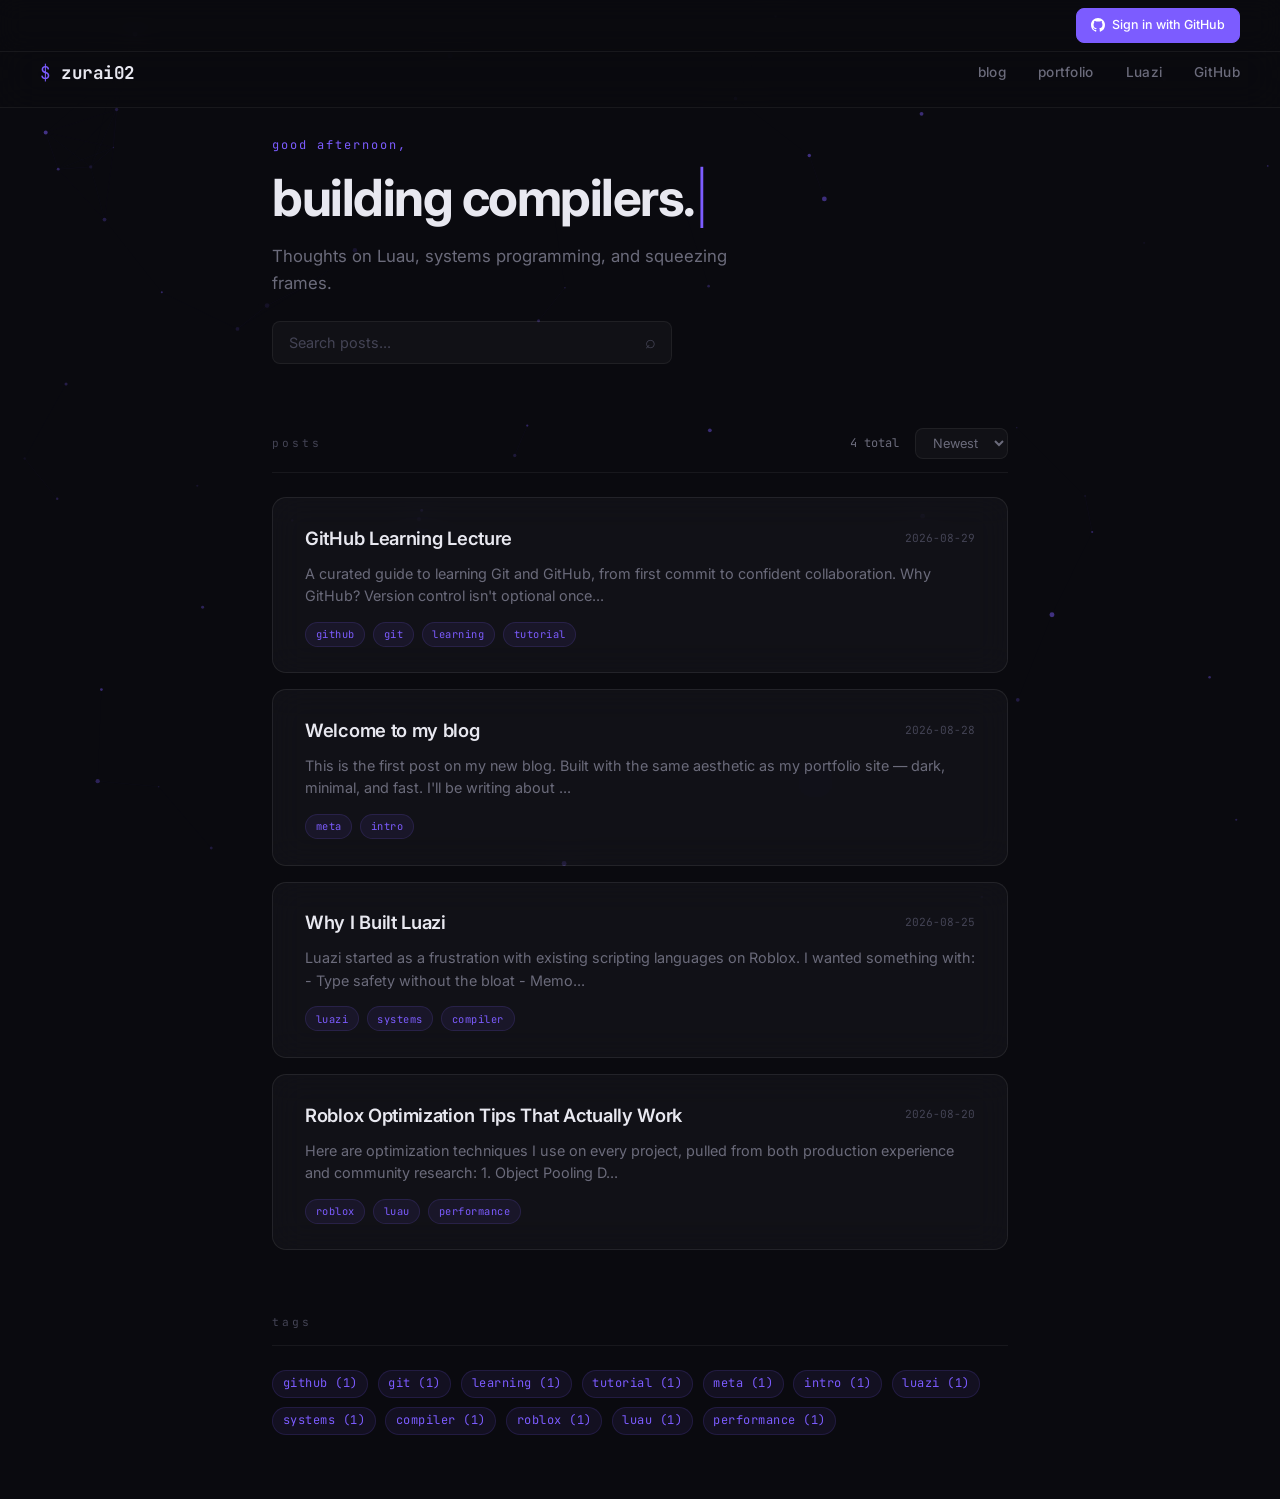
<file: index.html>
<!DOCTYPE html>
<html lang="en">
<head>
  <meta charset="UTF-8">
  <meta name="viewport" content="width=device-width, initial-scale=1.0">
  <title>zurai02 — blog</title>
  <meta name="description" content="Thoughts on Luau, systems programming, and squeezing frames.">
  <meta property="og:title" content="zurai02 — blog">
  <meta property="og:description" content="Thoughts on Luau, systems programming, and squeezing frames.">
  <meta property="og:type" content="website">
  <link rel="icon" type="image/svg+xml" href="data:image/svg+xml,<svg xmlns='http://www.w3.org/2000/svg' viewBox='0 0 100 100'><rect width='100' height='100' rx='20' fill='%230a0a0f'/><text x='50' y='68' font-family='JetBrains Mono, monospace' font-size='60' font-weight='700' fill='%237c5cff' text-anchor='middle'>Z</text></svg>">
  <link rel="preconnect" href="https://fonts.googleapis.com">
  <link href="https://fonts.googleapis.com/css2?family=JetBrains+Mono:wght@300;400;500;600;700&family=Inter:wght@300;400;500;600;700&display=swap" rel="stylesheet">
  <link rel="stylesheet" href="style.css">
  <style>
    /* ─── GITHUB AUTH STYLES ───────────────────────────── */
    .auth-bar {
      position: fixed;
      top: 0; left: 0; right: 0;
      z-index: 101;
      display: flex;
      align-items: center;
      justify-content: flex-end;
      padding: 0.5rem 2.5rem;
      background: rgba(10, 10, 15, 0.5);
      backdrop-filter: blur(12px);
      border-bottom: 1px solid var(--border);
      gap: 0.8rem;
    }
    .auth-bar .user-chip {
      display: flex;
      align-items: center;
      gap: 0.5rem;
      font-family: var(--font-mono);
      font-size: 0.72rem;
      color: var(--text-muted);
    }
    .auth-bar .user-chip img {
      width: 22px; height: 22px;
      border-radius: 50%;
      border: 1px solid var(--border);
    }
    .auth-bar .user-chip .user-name {
      color: var(--text);
      font-weight: 600;
    }
    .btn-auth {
      display: flex;
      align-items: center;
      gap: 0.4rem;
      background: rgba(255,255,255,0.04);
      border: 1px solid var(--border);
      border-radius: var(--radius-sm);
      padding: 0.4rem 0.9rem;
      color: var(--text-muted);
      font-family: var(--font-sans);
      font-size: 0.78rem;
      font-weight: 500;
      cursor: pointer;
      transition: all var(--transition);
      text-decoration: none;
    }
    .btn-auth:hover {
      border-color: var(--accent);
      color: var(--text);
    }
    .btn-auth svg {
      width: 14px; height: 14px;
      fill: currentColor;
    }
    .btn-auth.primary {
      background: var(--accent);
      border-color: var(--accent);
      color: #fff;
    }
    .btn-auth.primary:hover {
      background: #9175ff;
      box-shadow: 0 4px 20px var(--accent-glow);
    }
    .btn-auth.danger {
      border-color: rgba(248,81,73,0.3);
      color: #f85149;
    }
    .btn-auth.danger:hover {
      background: rgba(248,81,73,0.1);
      border-color: #f85149;
    }

    /* New Post FAB */
    .fab-new-post {
      position: fixed;
      bottom: 2rem;
      right: 2rem;
      z-index: 90;
      width: 56px; height: 56px;
      border-radius: 50%;
      background: var(--accent);
      color: #fff;
      border: none;
      font-size: 1.6rem;
      cursor: pointer;
      box-shadow: 0 4px 20px var(--accent-glow);
      transition: all var(--transition);
      display: flex;
      align-items: center;
      justify-content: center;
      opacity: 0;
      transform: scale(0.8);
      pointer-events: none;
    }
    .fab-new-post.visible {
      opacity: 1;
      transform: scale(1);
      pointer-events: auto;
    }
    .fab-new-post:hover {
      transform: scale(1.1);
      box-shadow: 0 6px 30px var(--accent-glow);
    }

    /* Public Editor Overlay */
    .public-editor-overlay {
      position: fixed;
      top: 0; left: 0; right: 0; bottom: 0;
      background: rgba(10, 10, 15, 0.9);
      backdrop-filter: blur(12px);
      z-index: 200;
      display: none;
      align-items: center;
      justify-content: center;
      padding: 2rem;
    }
    .public-editor-overlay.active {
      display: flex;
    }
    .public-editor-card {
      width: 100%;
      max-width: 700px;
      max-height: 90vh;
      overflow-y: auto;
    }
    .public-editor-card .editor-header {
      display: flex;
      align-items: center;
      justify-content: space-between;
      margin-bottom: 1.2rem;
    }
    .public-editor-card .editor-header h3 {
      font-size: 1.2rem;
      font-weight: 600;
    }
    .public-editor-card input,
    .public-editor-card textarea {
      width: 100%;
      background: rgba(255,255,255,0.03);
      border: 1px solid var(--border);
      border-radius: var(--radius-sm);
      padding: 0.85rem 1rem;
      color: var(--text);
      font-family: var(--font-sans);
      font-size: 0.9rem;
      margin-bottom: 0.8rem;
      transition: border-color var(--transition);
      outline: none;
    }
    .public-editor-card input:focus,
    .public-editor-card textarea:focus {
      border-color: var(--accent);
    }
    .public-editor-card textarea {
      min-height: 250px;
      font-family: var(--font-mono);
      font-size: 0.8rem;
      line-height: 1.6;
      resize: vertical;
    }
    .public-editor-card .editor-actions {
      display: flex;
      justify-content: flex-end;
      gap: 0.8rem;
      margin-top: 0.5rem;
    }
    .public-editor-card .login-hint {
      font-size: 0.8rem;
      color: var(--text-dim);
      margin-bottom: 1rem;
      text-align: center;
    }
    .public-editor-card .login-hint a {
      color: var(--accent);
      text-decoration: none;
    }
    .public-editor-card .login-hint a:hover {
      text-decoration: underline;
    }

    /* Post author badge on cards */
    .post-card-author {
      display: flex;
      align-items: center;
      gap: 0.4rem;
      margin-bottom: 0.6rem;
    }
    .post-card-author img {
      width: 18px; height: 18px;
      border-radius: 50%;
      border: 1px solid var(--border);
    }
    .post-card-author span {
      font-family: var(--font-mono);
      font-size: 0.7rem;
      color: var(--text-dim);
    }

    /* Toast */
    .toast {
      position: fixed;
      bottom: 2rem;
      left: 50%;
      transform: translateX(-50%) translateY(100px);
      background: var(--bg-elevated);
      border: 1px solid var(--border);
      border-radius: var(--radius-sm);
      padding: 0.8rem 1.4rem;
      font-size: 0.85rem;
      color: var(--text);
      z-index: 300;
      opacity: 0;
      transition: all 0.3s ease;
      pointer-events: none;
      white-space: nowrap;
    }
    .toast.show {
      transform: translateX(-50%) translateY(0);
      opacity: 1;
    }
    .toast.success { border-color: rgba(74,222,128,0.4); color: #4ade80; }
    .toast.error { border-color: rgba(248,81,73,0.4); color: #f85149; }

    /* Error banner */
    .oauth-error-banner {
      background: rgba(248, 81, 73, 0.1);
      border: 1px solid rgba(248, 81, 73, 0.3);
      border-radius: var(--radius-sm);
      padding: 1rem 1.4rem;
      margin-bottom: 1.5rem;
      font-size: 0.85rem;
      color: #f85149;
      display: none;
    }
    .oauth-error-banner.active {
      display: block;
    }
    .oauth-error-banner code {
      background: rgba(255,255,255,0.05);
      padding: 0.15rem 0.4rem;
      border-radius: 4px;
      font-family: var(--font-mono);
      font-size: 0.8rem;
    }

    @media (max-width: 640px) {
      .auth-bar { padding: 0.5rem 1.2rem; }
      .auth-bar .user-chip .user-name { display: none; }
    }
  </style>
</head>
<body>
  <canvas id="particle-canvas"></canvas>

  <!-- Auth Bar -->
  <div class="auth-bar" id="auth-bar">
    <span id="auth-content">
      <a class="btn-auth" id="github-signin-btn" href="#">
        <svg viewBox="0 0 16 16"><path d="M8 0c4.42 0 8 3.58 8 8a8.013 8.013 0 0 1-5.45 7.59c-.4.08-.55-.17-.55-.38 0-.27.01-1.13.01-2.2 0-.75-.25-1.23-.54-1.48 1.78-.2 3.65-.88 3.65-3.95 0-.88-.31-1.59-.82-2.15.08-.2.36-1.02-.08-2.12 0 0-.67-.22-2.2.82-.64-.18-1.32-.27-2-.27-.68 0-1.36.09-2 .27-1.53-1.03-2.2-.82-2.2-.82-.44 1.1-.16 1.92-.08 2.12-.51.56-.82 1.28-.82 2.15 0 3.06 1.86 3.75 3.64 3.95-.23.2-.44.55-.51 1.07-.46.21-1.61.55-2.33-.66-.15-.24-.6-.83-1.23-.82-.67.01-.27.38.01.53.34.19.73.9.82 1.13.16.45.68 1.31 2.69.94 0 .67.01 1.3.01 1.49 0 .21-.15.45-.55.38A7.995 7.995 0 0 1 0 8c0-4.42 3.58-8 8-8z"/></svg>
        Sign in with GitHub
      </a>
    </span>
  </div>

  <nav class="nav" style="top: 40px;">
    <a href="/Blog" class="nav-brand">zurai02</a>
    <div class="nav-links" id="nav-links">
      <a href="/Blog">blog</a>
      <a href="https://zurai02.is-a.dev" target="_blank">portfolio</a>
      <a href="https://github.com/zurai02/Luazi" target="_blank">Luazi</a>
      <a href="https://github.com/zurai02" target="_blank">GitHub</a>
    </div>
    <button class="nav-toggle" id="nav-toggle" aria-label="Toggle menu">
      <span></span><span></span><span></span>
    </button>
  </nav>

  <main class="container" style="padding-top: 8.5rem;">
    <!-- OAuth Error Banner -->
    <div class="oauth-error-banner" id="oauth-error-banner">
      <strong>OAuth Error:</strong> <span id="oauth-error-msg"></span><br>
      <small>Make sure your GitHub OAuth App's callback URL is set to: <code id="oauth-redirect-uri"></code></small>
    </div>

    <header class="hero">
      <div class="hero-greeting" id="greeting"></div>
      <h1 class="hero-title">
        <span class="typewriter" id="typewriter"></span><span class="cursor">|</span>
      </h1>
      <p class="hero-subtitle">Thoughts on Luau, systems programming, and squeezing frames.</p>
      <div class="hero-search">
        <input type="text" id="search-input" placeholder="Search posts..." autocomplete="off">
        <span class="search-icon">⌕</span>
      </div>
    </header>

    <section class="posts-section">
      <div class="section-header">
        <span class="section-label">posts</span>
        <div class="section-filters">
          <span class="post-count" id="post-count"></span>
          <select id="sort-select">
            <option value="date-desc">Newest</option>
            <option value="date-asc">Oldest</option>
            <option value="title-asc">A–Z</option>
          </select>
        </div>
      </div>
      <div class="posts-grid" id="posts-grid"></div>
      <div class="no-results" id="no-results" style="display:none">
        <p>No posts match your search.</p>
      </div>
    </section>

    <section class="tag-cloud-section">
      <div class="section-header">
        <span class="section-label">tags</span>
      </div>
      <div class="tag-cloud" id="tag-cloud"></div>
    </section>
  </main>

  <!-- New Post FAB -->
  <button class="fab-new-post" id="fab-new-post" onclick="openPublicEditor()" title="New Post">
    <svg width="24" height="24" viewBox="0 0 24 24" fill="none" stroke="currentColor" stroke-width="2.5" stroke-linecap="round" stroke-linejoin="round"><line x1="12" y1="5" x2="12" y2="19"></line><line x1="5" y1="12" x2="19" y2="12"></line></svg>
  </button>

  <!-- Public Editor Overlay -->
  <div class="public-editor-overlay" id="public-editor-overlay">
    <div class="glass-card public-editor-card">
      <div class="editor-header">
        <h3 id="public-editor-title">new post</h3>
        <button class="btn-ghost" onclick="closePublicEditor()">×</button>
      </div>
      <div class="login-hint" id="editor-login-hint" style="display:none;">
        <a href="#" onclick="signInWithGitHub(); return false;">Sign in with GitHub</a> to publish your post
      </div>
      <input type="text" id="pub-edit-id" placeholder="post-id (url-safe, no spaces)" style="display:none;">
      <input type="text" id="pub-edit-title" placeholder="Post Title">
      <input type="date" id="pub-edit-date">
      <input type="text" id="pub-edit-tags" placeholder="tags (comma separated)">
      <textarea id="pub-edit-content" placeholder="Write your post in markdown..."></textarea>
      <div class="editor-actions">
        <button class="btn-ghost" onclick="closePublicEditor()">cancel</button>
        <button class="btn-primary" id="pub-save-btn" onclick="savePublicPost()">publish post</button>
      </div>
    </div>
  </div>

  <!-- Toast -->
  <div class="toast" id="toast"></div>

  <script src="site.js"></script>
  <script>
    // ═══════════════════════════════════════════════════════
    // GITHUB OAUTH 2.0 — PUBLIC SIGN-IN & POSTING
    // ═══════════════════════════════════════════════════════

    // IMPORTANT: This MUST match exactly what's in your GitHub OAuth App settings
    const GITHUB_CONFIG = {
      clientId: 'Ov23limdCh9gLE61RQ8a',
      redirectUri: 'https://zurai02.github.io/Blog/callback.html',
      scope: 'read:user user:email',
      authUrl: 'https://github.com/login/oauth/authorize'
    };

    // ─── State Management ────────────────────────────────
    function generateState() {
      const arr = new Uint8Array(16);
      crypto.getRandomValues(arr);
      return Array.from(arr, b => b.toString(16).padStart(2,'0')).join('');
    }

    function getGitHubUser() {
      try { return JSON.parse(localStorage.getItem('github_user') || 'null'); }
      catch { return null; }
    }

    function setGitHubUser(user) {
      if (user) localStorage.setItem('github_user', JSON.stringify(user));
      else localStorage.removeItem('github_user');
    }

    function getGitHubToken() {
      return localStorage.getItem('github_access_token') || '';
    }

    function setGitHubToken(token) {
      if (token) localStorage.setItem('github_access_token', token);
      else localStorage.removeItem('github_access_token');
    }

    // ─── Toast ───────────────────────────────────────────
    function showToast(msg, type = 'success') {
      const t = document.getElementById('toast');
      t.textContent = msg;
      t.className = 'toast show ' + type;
      setTimeout(() => t.classList.remove('show'), 3000);
    }

    // ─── Auth UI ─────────────────────────────────────────
    function renderAuthBar() {
      const user = getGitHubUser();
      const container = document.getElementById('auth-content');
      const fab = document.getElementById('fab-new-post');

      if (user) {
        container.innerHTML = `
          <div class="user-chip">
            <img src="${user.avatar_url}" alt="avatar" onerror="this.src='https://github.com/ghost.png'">
            <span class="user-name">${user.login}</span>
          </div>
          <button class="btn-auth danger" onclick="signOutGitHub()">
            <svg viewBox="0 0 16 16" width="14" height="14" fill="currentColor"><path d="M2 2.75C2 1.784 2.784 1 3.75 1h2.5a.75.75 0 010 1.5h-2.5a.25.25 0 00-.25.25v10.5c0 .138.112.25.25.25h2.5a.75.75 0 010 1.5h-2.5A1.75 1.75 0 012 13.25V2.75zm10.44 4.5H6.75a.75.75 0 000 1.5h5.69l-1.97 1.97a.75.75 0 101.06 1.06l3.25-3.25a.75.75 0 000-1.06L11.53 3.22a.75.75 0 10-1.06 1.06l1.97 1.97z"/></svg>
            Sign out
          </button>
        `;
        fab.classList.add('visible');
      } else {
        container.innerHTML = `
          <a class="btn-auth primary" id="github-signin-btn" href="#" onclick="signInWithGitHub(); return false;">
            <svg viewBox="0 0 16 16"><path d="M8 0c4.42 0 8 3.58 8 8a8.013 8.013 0 0 1-5.45 7.59c-.4.08-.55-.17-.55-.38 0-.27.01-1.13.01-2.2 0-.75-.25-1.23-.54-1.48 1.78-.2 3.65-.88 3.65-3.95 0-.88-.31-1.59-.82-2.15.08-.2.36-1.02-.08-2.12 0 0-.67-.22-2.2.82-.64-.18-1.32-.27-2-.27-.68 0-1.36.09-2 .27-1.53-1.03-2.2-.82-2.2-.82-.44 1.1-.16 1.92-.08 2.12-.51.56-.82 1.28-.82 2.15 0 3.06 1.86 3.75 3.64 3.95-.23.2-.44.55-.51 1.07-.46.21-1.61.55-2.33-.66-.15-.24-.6-.83-1.23-.82-.67.01-.27.38.01.53.34.19.73.9.82 1.13.16.45.68 1.31 2.69.94 0 .67.01 1.3.01 1.49 0 .21-.15.45-.55.38A7.995 7.995 0 0 1 0 8c0-4.42 3.58-8 8-8z"/></svg>
            Sign in with GitHub
          </a>
        `;
        fab.classList.remove('visible');
      }
    }

    // ─── Sign In ─────────────────────────────────────────
    function signInWithGitHub() {
      const state = generateState();
      localStorage.setItem('github_oauth_state', state);

      const params = new URLSearchParams({
        client_id: GITHUB_CONFIG.clientId,
        redirect_uri: GITHUB_CONFIG.redirectUri,
        scope: GITHUB_CONFIG.scope,
        state: state,
        allow_signup: 'true'
      });

      window.location.href = `${GITHUB_CONFIG.authUrl}?${params.toString()}`;
    }

    function signOutGitHub() {
      setGitHubUser(null);
      setGitHubToken('');
      localStorage.removeItem('github_oauth_state');
      renderAuthBar();
      showToast('Signed out');
    }

    // ─── Handle OAuth Callback ───────────────────────────
    async function handleOAuthCallback() {
      const urlParams = new URLSearchParams(window.location.search);
      const code = urlParams.get('code');
      const state = urlParams.get('state');
      const error = urlParams.get('error');
      const errorDesc = urlParams.get('error_description');

      // Show the expected redirect URI for debugging
      document.getElementById('oauth-redirect-uri').textContent = GITHUB_CONFIG.redirectUri;

      if (error) {
        const banner = document.getElementById('oauth-error-banner');
        const msg = document.getElementById('oauth-error-msg');
        msg.textContent = errorDesc || error;
        banner.classList.add('active');
        showToast('Auth failed: ' + (errorDesc || error), 'error');
        // Clean URL
        window.history.replaceState({}, document.title, window.location.pathname);
        return;
      }

      if (!code || !state) return;

      const savedState = localStorage.getItem('github_oauth_state');
      if (state !== savedState) {
        showToast('Security error: state mismatch', 'error');
        window.history.replaceState({}, document.title, window.location.pathname);
        return;
      }

      // Clean URL immediately
      window.history.replaceState({}, document.title, window.location.pathname);

      // ─── EXCHANGE CODE FOR TOKEN ─────────────────────
      showToast('Exchanging code for token...');

      try {
        const tokenUrl = 'https://github.com/login/oauth/access_token';
        const body = new URLSearchParams({
          client_id: GITHUB_CONFIG.clientId,
          client_secret: 'ff426a931e2c7c83fc73a6d8707d89440e5fe923',
          code: code,
          redirect_uri: GITHUB_CONFIG.redirectUri,
          state: state
        });

        // Use a CORS proxy
        const proxyUrl = 'https://corsproxy.io/?' + encodeURIComponent(tokenUrl);

        const res = await fetch(proxyUrl, {
          method: 'POST',
          headers: { 
            'Accept': 'application/json',
            'Content-Type': 'application/x-www-form-urlencoded'
          },
          body: body.toString()
        });

        const tokenData = await res.json();

        if (tokenData.error) {
          const banner = document.getElementById('oauth-error-banner');
          const msg = document.getElementById('oauth-error-msg');
          msg.textContent = tokenData.error_description || tokenData.error;
          banner.classList.add('active');
          showToast('Token exchange failed: ' + (tokenData.error_description || tokenData.error), 'error');
          return;
        }

        if (!tokenData.access_token) {
          showToast('Could not get access token', 'error');
          return;
        }

        setGitHubToken(tokenData.access_token);

        // Fetch user profile
        const userRes = await fetch('https://api.github.com/user', {
          headers: {
            'Authorization': `Bearer ${tokenData.access_token}`,
            'Accept': 'application/vnd.github+json'
          }
        });

        if (!userRes.ok) {
          showToast('Could not fetch user profile', 'error');
          return;
        }

        const user = await userRes.json();
        setGitHubUser(user);
        renderAuthBar();
        showToast(`Welcome, ${user.login}!`);

      } catch (e) {
        console.error('OAuth error:', e);
        showToast('Authentication failed. Please try again.', 'error');
      }
    }

    // ─── Public Editor ───────────────────────────────────
    function openPublicEditor() {
      const user = getGitHubUser();
      const overlay = document.getElementById('public-editor-overlay');
      const hint = document.getElementById('editor-login-hint');
      const saveBtn = document.getElementById('pub-save-btn');

      // Reset fields
      document.getElementById('pub-edit-id').value = '';
      document.getElementById('pub-edit-title').value = '';
      document.getElementById('pub-edit-date').value = new Date().toISOString().split('T')[0];
      document.getElementById('pub-edit-tags').value = '';
      document.getElementById('pub-edit-content').value = '';
      document.getElementById('public-editor-title').textContent = 'new post';

      if (!user) {
        hint.style.display = 'block';
        saveBtn.textContent = 'sign in to publish';
        saveBtn.onclick = function() { signInWithGitHub(); };
      } else {
        hint.style.display = 'none';
        saveBtn.textContent = 'publish post';
        saveBtn.onclick = savePublicPost;
      }

      overlay.classList.add('active');
    }

    function closePublicEditor() {
      document.getElementById('public-editor-overlay').classList.remove('active');
    }

    async function savePublicPost() {
      const user = getGitHubUser();
      if (!user) {
        signInWithGitHub();
        return;
      }

      const id = document.getElementById('pub-edit-id').value.trim().toLowerCase().replace(/\s+/g, '-').replace(/[^a-z0-9-]/g, '');
      const title = document.getElementById('pub-edit-title').value.trim();
      const date = document.getElementById('pub-edit-date').value;
      const tags = document.getElementById('pub-edit-tags').value.split(',').map(t => t.trim()).filter(Boolean);
      const content = document.getElementById('pub-edit-content').value;

      if (!id) { showToast('Post ID is required', 'error'); return; }
      if (!title) { showToast('Title is required', 'error'); return; }
      if (!content) { showToast('Content is required', 'error'); return; }

      // Load current posts
      let posts = [];
      try {
        const res = await fetch('posts.json');
        posts = await res.json();
        if (!Array.isArray(posts)) posts = [];
      } catch (e) { posts = []; }

      if (posts.some(p => p.id === id)) {
        showToast('A post with that ID already exists', 'error');
        return;
      }

      const newPost = {
        id, title,
        date: date || new Date().toISOString().split('T')[0],
        tags,
        content,
        author: user.login,
        author_avatar: user.avatar_url,
        draft: false
      };

      posts.push(newPost);
      posts.sort((a, b) => new Date(b.date) - new Date(a.date));

      // Try to commit via GitHub API if token available
      const token = getGitHubToken();
      if (token) {
        try {
          const owner = 'zurai02';
          const repo = 'Blog';
          const path = 'posts.json';

          // Get current file SHA
          const shaRes = await fetch(`https://api.github.com/repos/${owner}/${repo}/contents/${path}`, {
            headers: { 'Authorization': `Bearer ${token}`, 'Accept': 'application/vnd.github+json' }
          });

          let sha = null;
          if (shaRes.ok) {
            const shaData = await shaRes.json();
            sha = shaData.sha;
          }

          const body = {
            message: `Add post: ${title} by ${user.login}`,
            content: btoa(unescape(encodeURIComponent(JSON.stringify(posts, null, 2)))),
            ...(sha && { sha })
          };

          const putRes = await fetch(`https://api.github.com/repos/${owner}/${repo}/contents/${path}`, {
            method: 'PUT',
            headers: {
              'Authorization': `Bearer ${token}`,
              'Accept': 'application/vnd.github+json',
              'Content-Type': 'application/json'
            },
            body: JSON.stringify(body)
          });

          if (putRes.ok) {
            showToast('Post published to GitHub!');
            closePublicEditor();
            setTimeout(() => renderPosts(), 500);
            return;
          }
        } catch (e) {
          console.error('GitHub commit failed:', e);
        }
      }

      // Fallback: download posts.json
      const blob = new Blob([JSON.stringify(posts, null, 2)], { type: 'application/json' });
      const url = URL.createObjectURL(blob);
      const a = document.createElement('a');
      a.href = url;
      a.download = 'posts.json';
      a.click();
      URL.revokeObjectURL(url);

      showToast('Post saved! Download posts.json and commit it.', 'success');
      closePublicEditor();
      setTimeout(() => renderPosts(), 500);
    }

    // ─── Override renderPostCard to show author ──────────
    const originalRenderPostCard = renderPostCard;
    renderPostCard = function(post) {
      const excerpt = post.content
        .replace(/```[\s\S]*?```/g, '[code]')
        .replace(/[#*_`]/g, '')
        .substring(0, 140) + '...';

      const tagsHtml = post.tags.map(t => `<span class="tag">${t}</span>`).join('');

      const authorHtml = post.author
        ? `<div class="post-card-author">
             <img src="${post.author_avatar || 'https://github.com/ghost.png'}" alt="" onerror="this.src='https://github.com/ghost.png'">
             <span>@${post.author}</span>
           </div>`
        : '';

      return `
        <a href="post.html?id=${post.id}" class="post-card reveal">
          ${authorHtml}
          <div class="post-card-header">
            <span class="post-card-title">${escapeHtml(post.title)}</span>
            <span class="post-card-date">${post.date}</span>
          </div>
          <p class="post-card-excerpt">${escapeHtml(excerpt)}</p>
          <div class="post-card-tags">${tagsHtml}</div>
        </a>
      `;
    };

    // ─── Init ────────────────────────────────────────────
    document.addEventListener('DOMContentLoaded', () => {
      renderAuthBar();
      handleOAuthCallback();
    });
  </script>
</body>
</html>
</file>
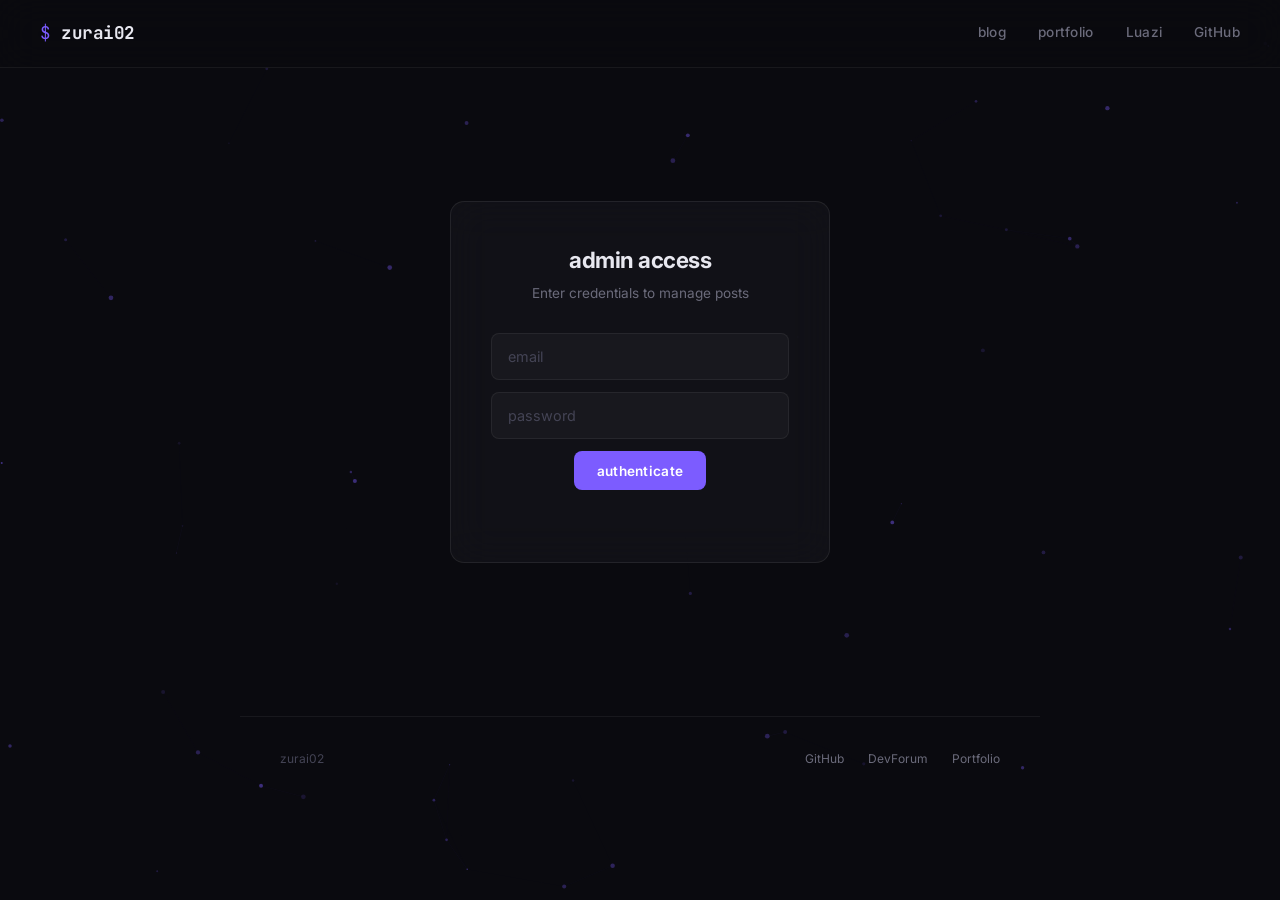
<file: admin.html>
<!DOCTYPE html>
<html lang="en">
<head>
  <meta charset="UTF-8">
  <meta name="viewport" content="width=device-width, initial-scale=1.0">
  <title>zurai02 — admin</title>
  <meta name="description" content="Admin panel for zurai02 blog.">
  <link rel="icon" type="image/svg+xml" href="data:image/svg+xml,<svg xmlns='http://www.w3.org/2000/svg' viewBox='0 0 100 100'><rect width='100' height='100' rx='20' fill='%230a0a0f'/><text x='50' y='68' font-family='JetBrains Mono, monospace' font-size='60' font-weight='700' fill='%237c5cff' text-anchor='middle'>Z</text></svg>">
  <link rel="preconnect" href="https://fonts.googleapis.com">
  <link href="https://fonts.googleapis.com/css2?family=JetBrains+Mono:wght@300;400;500;600;700&family=Inter:wght@300;400;500;600;700&display=swap" rel="stylesheet">
  <link rel="stylesheet" href="style.css">
</head>
<body>
  <canvas id="particle-canvas"></canvas>

  <nav class="nav">
    <a href="/Blog" class="nav-brand">zurai02</a>
    <div class="nav-links" id="nav-links">
      <a href="/Blog">blog</a>
      <a href="https://zurai02.is-a.dev" target="_blank">portfolio</a>
      <a href="https://github.com/zurai02/Luazi" target="_blank">Luazi</a>
      <a href="https://github.com/zurai02" target="_blank">GitHub</a>
    </div>
    <button class="nav-toggle" id="nav-toggle" aria-label="Toggle menu">
      <span></span><span></span><span></span>
    </button>
  </nav>

  <main class="container">
    <!-- Login Screen -->
    <div class="admin-login" id="admin-login">
      <div class="glass-card login-card">
        <h2>admin access</h2>
        <p class="login-subtitle">Enter credentials to manage posts</p>
        <input type="email" id="login-email" placeholder="email" autocomplete="email">
        <input type="password" id="login-password" placeholder="password" autocomplete="current-password">
        <button class="btn-primary" id="login-btn" onclick="attemptLogin()">authenticate</button>
        <p class="login-error" id="login-error"></p>
      </div>
    </div>

    <!-- Admin Dashboard -->
    <div class="admin-dashboard" id="admin-dashboard" style="display:none;">
      <div class="admin-header">
        <h2>post manager</h2>
        <button class="btn-primary" onclick="showEditor()">+ new post</button>
      </div>

      <!-- GitHub sync panel -->
      <div class="glass-card github-connect">
        <p class="github-connect-label">GitHub sync — commits directly to zurai02/Blog/posts.json</p>
        <div class="github-connect-row">
          <input type="password" id="github-token-input" placeholder="GitHub personal access token (repo scope)" autocomplete="off">
          <button class="btn-ghost btn-small" onclick="connectGithub()">connect</button>
          <button class="btn-ghost btn-small" onclick="disconnectGithub()">disconnect</button>
        </div>
        <p class="github-status" id="github-status"></p>
        <p class="github-note">Token is kept only in this tab's session storage — it clears when the tab closes and is never written to any file. Without a token, saving falls back to downloading posts.json.</p>
      </div>

      <div class="admin-filter-tabs" id="admin-filter-tabs">
        <button class="tab active" data-filter="all" onclick="setAdminFilter('all')">all</button>
        <button class="tab" data-filter="published" onclick="setAdminFilter('published')">published</button>
        <button class="tab" data-filter="draft" onclick="setAdminFilter('draft')">drafts</button>
      </div>

      <div class="admin-posts-list" id="admin-posts-list"></div>

      <!-- Editor -->
      <div class="editor-overlay" id="editor-overlay" style="display:none;">
        <div class="glass-card editor-card">
          <div class="editor-header">
            <h3 id="editor-title-label">new post</h3>
            <button class="btn-ghost" onclick="closeEditor()">×</button>
          </div>
          <input type="text" id="edit-id" placeholder="post-id (url-safe, no spaces)" style="display:none;">
          <input type="text" id="edit-title" placeholder="Post Title">
          <input type="date" id="edit-date">
          <input type="text" id="edit-tags" placeholder="tags (comma separated)">
          <input type="text" id="edit-author" placeholder="author username">
          <textarea id="edit-content" placeholder="Write your post in markdown..."></textarea>
          <label class="checkbox-label">
            <input type="checkbox" id="edit-draft">
            save as draft (won't show on the public blog)
          </label>
          <label class="checkbox-label">
            <input type="checkbox" id="edit-verified">
            verified badge (shows a checkmark next to the author name)
          </label>
          <div class="editor-actions">
            <button class="btn-ghost" onclick="closeEditor()">cancel</button>
            <button class="btn-primary" onclick="savePost()">save post</button>
          </div>
        </div>
      </div>
    </div>
  </main>

  <footer class="footer">
    <span>zurai02</span>
    <span class="footer-right">
      <a href="https://github.com/zurai02" target="_blank">GitHub</a>
      <a href="https://devforum.roblox.com/u/zurai02" target="_blank">DevForum</a>
      <a href="https://zurai02.is-a.dev" target="_blank">Portfolio</a>
    </span>
  </footer>

  <script src="site.js"></script>
  <script>
    (function(){
      if (localStorage.getItem('zurai_admin') === 'true') {
        document.getElementById('admin-login').style.display = 'none';
        document.getElementById('admin-dashboard').style.display = 'block';
        renderAdminPosts();
        updateGithubStatusDisplay();
      }
    })();
  </script>
</body>
</html>
</file>
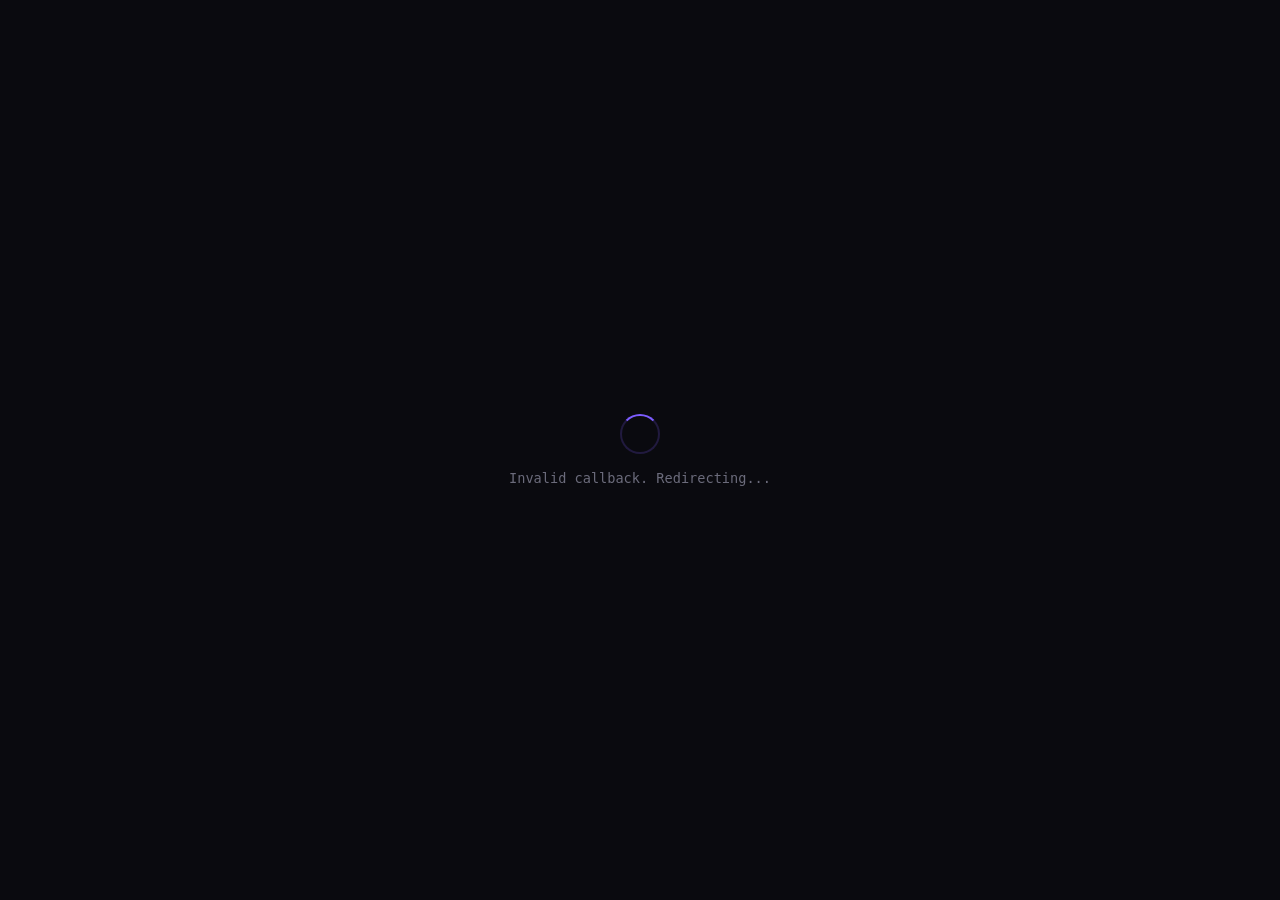
<file: callback.html>
<!DOCTYPE html>
<html lang="en">
<head>
  <meta charset="UTF-8">
  <meta name="viewport" content="width=device-width, initial-scale=1.0">
  <title>Redirecting...</title>
  <style>
    * { margin: 0; padding: 0; box-sizing: border-box; }
    body {
      background: #0a0a0f;
      color: #e8e8f0;
      font-family: 'JetBrains Mono', monospace;
      display: flex;
      align-items: center;
      justify-content: center;
      min-height: 100vh;
      flex-direction: column;
      gap: 1rem;
    }
    .spinner {
      width: 40px; height: 40px;
      border: 2px solid rgba(124, 92, 255, 0.2);
      border-top-color: #7c5cff;
      border-radius: 50%;
      animation: spin 0.8s linear infinite;
    }
    @keyframes spin { to { transform: rotate(360deg); } }
    p { color: #6b6b7b; font-size: 0.85rem; }
    .error { color: #f85149; }
  </style>
</head>
<body>
  <div class="spinner"></div>
  <p id="status">Completing sign in...</p>

  <script>
    // Pass the code and state back to the main page
    (function() {
      const params = new URLSearchParams(window.location.search);
      const code = params.get('code');
      const state = params.get('state');
      const error = params.get('error');

      if (error) {
        document.getElementById('status').textContent = 'Error: ' + error;
        document.getElementById('status').className = 'error';
        setTimeout(() => {
          window.location.href = '/Blog/';
        }, 2000);
        return;
      }

      if (code && state) {
        // Redirect back to main page with the code and state
        const redirectUrl = '/Blog/?code=' + encodeURIComponent(code) + '&state=' + encodeURIComponent(state);
        window.location.replace(redirectUrl);
      } else {
        document.getElementById('status').textContent = 'Invalid callback. Redirecting...';
        setTimeout(() => {
          window.location.href = '/Blog/';
        }, 1500);
      }
    })();
  </script>
</body>
</html>
</file>
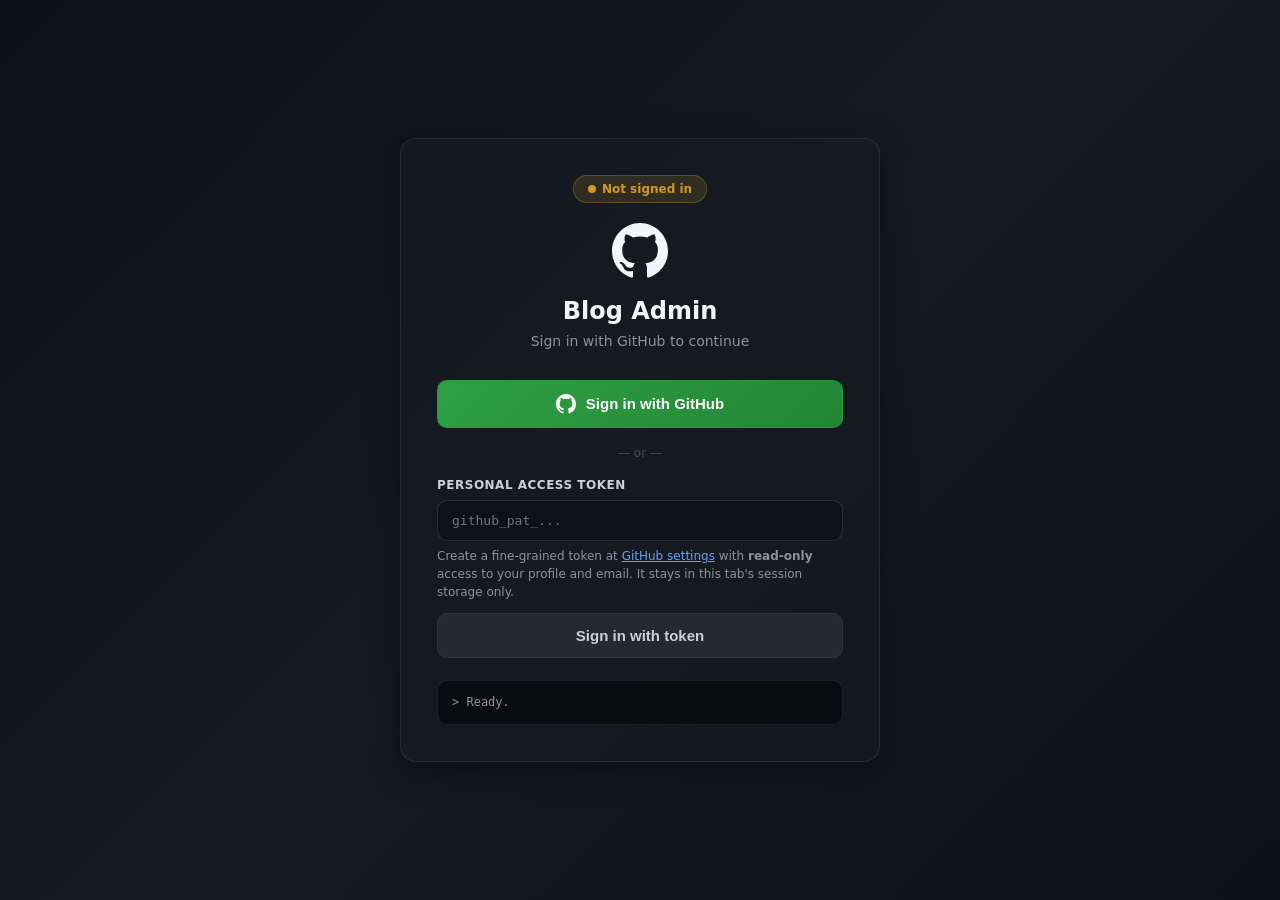
<file: github_oauth_signin.html>
<!DOCTYPE html>
<html lang="en">
<head>
<meta charset="UTF-8">
<meta name="viewport" content="width=device-width, initial-scale=1.0">
<title>GitHub Sign-In</title>
<style>
  * { margin: 0; padding: 0; box-sizing: border-box; }
  body {
    font-family: 'Segoe UI', system-ui, -apple-system, sans-serif;
    background: linear-gradient(135deg, #0d1117 0%, #161b22 50%, #0d1117 100%);
    min-height: 100vh; display: flex; justify-content: center; align-items: center;
    color: #c9d1d9; padding: 20px;
  }
  .card {
    width: 100%; max-width: 480px; padding: 36px;
    background: rgba(22, 27, 34, 0.8); border: 1px solid rgba(48, 54, 61, 0.7);
    border-radius: 16px; box-shadow: 0 8px 32px rgba(0, 0, 0, 0.4);
  }
  .badge {
    display: inline-flex; align-items: center; gap: 6px; padding: 6px 14px;
    border-radius: 20px; font-size: 12px; font-weight: 600; border: 1px solid;
  }
  .badge .dot { width: 8px; height: 8px; border-radius: 50%; background: currentColor; }
  .badge.pending { color: #d29922; background: rgba(210,153,34,.15); border-color: rgba(210,153,34,.3); }
  .badge.ok { color: #3fb950; background: rgba(35,197,94,.15); border-color: rgba(35,197,94,.3); }
  .badge.bad { color: #f85149; background: rgba(248,81,73,.15); border-color: rgba(248,81,73,.3); }
  .center { text-align: center; }
  .header { text-align: center; margin: 20px 0 28px; }
  .header svg { width: 56px; height: 56px; fill: #f0f6fc; margin-bottom: 14px; }
  h1 { font-size: 24px; color: #f0f6fc; margin-bottom: 6px; }
  .sub { font-size: 14px; color: #8b949e; line-height: 1.5; }
  .btn {
    width: 100%; padding: 13px 20px; border-radius: 10px; font-size: 15px; font-weight: 600;
    cursor: pointer; border: 1px solid rgba(46,160,67,.4); color: #fff;
    background: linear-gradient(135deg, #2ea043, #238636);
    display: flex; align-items: center; justify-content: center; gap: 10px;
  }
  .btn:hover { filter: brightness(1.1); }
  .btn.secondary { background: rgba(48,54,61,.6); border-color: rgba(48,54,61,1); color: #c9d1d9; }
  .btn.danger { background: rgba(248,81,73,.1); border-color: rgba(248,81,73,.3); color: #f85149; width: auto; padding: 10px 24px; margin: 0 auto; }
  .btn svg { width: 20px; height: 20px; fill: currentColor; }
  .divider { text-align: center; font-size: 12px; color: #484f58; margin: 18px 0; }
  .label { display: block; font-size: 12px; font-weight: 600; text-transform: uppercase; letter-spacing: .5px; margin-bottom: 8px; }
  input[type=password], input[type=text] {
    width: 100%; padding: 12px 14px; background: rgba(13,17,23,.8); color: #f0f6fc;
    border: 1px solid rgba(48,54,61,.8); border-radius: 10px; font: 13px 'SF Mono','Fira Code',monospace; outline: none;
  }
  input:focus { border-color: #58a6ff; box-shadow: 0 0 0 3px rgba(88,166,255,.15); }
  .hint { font-size: 12px; color: #8b949e; margin: 6px 0 12px; line-height: 1.5; }
  .hint a { color: #58a6ff; }
  .notice {
    background: rgba(210,153,34,.1); border: 1px solid rgba(210,153,34,.3); color: #d29922;
    border-radius: 10px; padding: 12px 14px; font-size: 13px; line-height: 1.5; margin-bottom: 18px;
  }
  .hidden { display: none; }
  .profile { text-align: center; }
  .avatar { width: 96px; height: 96px; border-radius: 50%; border: 3px solid rgba(88,166,255,.3); margin: 0 auto 14px; display: block; }
  .pname { font-size: 22px; font-weight: 700; color: #f0f6fc; }
  .plogin { font-size: 14px; color: #8b949e; margin-bottom: 6px; }
  .pemail { font-size: 13px; color: #8b949e; margin-bottom: 18px; }
  .stats { display: flex; justify-content: center; gap: 24px; margin-bottom: 22px; }
  .stat-v { font-size: 20px; font-weight: 700; color: #f0f6fc; }
  .stat-l { font-size: 11px; color: #8b949e; text-transform: uppercase; letter-spacing: .5px; }
  .terminal {
    margin-top: 22px; background: rgba(0,0,0,.5); border: 1px solid rgba(48,54,61,.5); border-radius: 10px;
    padding: 12px 14px; font: 12px/1.6 'SF Mono','Fira Code',monospace; max-height: 150px; overflow-y: auto; color: #8b949e;
  }
  .terminal .success { color: #3fb950; }
  .terminal .error { color: #f85149; }
</style>
</head>
<body>
<div class="card">
  <div class="center">
    <span class="badge pending" id="badge"><span class="dot"></span><span id="badgeText">Not signed in</span></span>
  </div>

  <!-- Signed-out view -->
  <div id="signedOut">
    <div class="header">
      <svg viewBox="0 0 24 24"><path d="M12 0C5.37 0 0 5.37 0 12c0 5.31 3.435 9.795 8.205 11.385.6.105.825-.255.825-.57 0-.285-.015-1.23-.015-2.235-3.015.555-3.795-.735-4.035-1.41-.135-.345-.72-1.41-1.23-1.695-.42-.225-1.02-.78-.015-.795.945-.015 1.62.87 1.845 1.23 1.08 1.815 2.805 1.305 3.495.99.105-.78.42-1.305.765-1.605-2.67-.3-5.46-1.335-5.46-5.925 0-1.305.465-2.385 1.23-3.225-.12-.3-.54-1.53.12-3.18 0 0 1.005-.315 3.3 1.23.96-.27 1.98-.405 3-.405s2.04.135 3 .405c2.295-1.56 3.3-1.23 3.3-1.23.66 1.65.24 2.88.12 3.18.765.84 1.23 1.905 1.23 3.225 0 4.605-2.805 5.625-5.475 5.925.435.375.81 1.095.81 2.22 0 1.605-.015 2.895-.015 3.3 0 .315.225.69.825.57A12.02 12.02 0 0024 12c0-6.63-5.37-12-12-12z"/></svg>
      <h1>Blog Admin</h1>
      <p class="sub">Sign in with GitHub to continue</p>
    </div>

    <div class="notice hidden" id="needsServer">
      GitHub approved the sign-in, but turning that code into a token needs a server (the client secret can't live in a static page). Use a personal access token below instead.
    </div>

    <button class="btn" id="oauthBtn">
      <svg viewBox="0 0 24 24"><path d="M12 0C5.37 0 0 5.37 0 12c0 5.31 3.435 9.795 8.205 11.385.6.105.825-.255.825-.57 0-.285-.015-1.23-.015-2.235-3.015.555-3.795-.735-4.035-1.41-.135-.345-.72-1.41-1.23-1.695-.42-.225-1.02-.78-.015-.795.945-.015 1.62.87 1.845 1.23 1.08 1.815 2.805 1.305 3.495.99.105-.78.42-1.305.765-1.605-2.67-.3-5.46-1.335-5.46-5.925 0-1.305.465-2.385 1.23-3.225-.12-.3-.54-1.53.12-3.18 0 0 1.005-.315 3.3 1.23.96-.27 1.98-.405 3-.405s2.04.135 3 .405c2.295-1.56 3.3-1.23 3.3-1.23.66 1.65.24 2.88.12 3.18.765.84 1.23 1.905 1.23 3.225 0 4.605-2.805 5.625-5.475 5.925.435.375.81 1.095.81 2.22 0 1.605-.015 2.895-.015 3.3 0 .315.225.69.825.57A12.02 12.02 0 0024 12c0-6.63-5.37-12-12-12z"/></svg>
      Sign in with GitHub
    </button>

    <div class="divider">— or —</div>

    <label class="label" for="pat">Personal access token</label>
    <input type="password" id="pat" placeholder="github_pat_..." autocomplete="off">
    <p class="hint">
      Create a fine-grained token at <a href="https://github.com/settings/personal-access-tokens/new" target="_blank" rel="noopener">GitHub settings</a>
      with <b>read-only</b> access to your profile and email. It stays in this tab's session storage only.
    </p>
    <button class="btn secondary" id="patBtn">Sign in with token</button>
  </div>

  <!-- Signed-in view -->
  <div class="profile hidden" id="profile">
    <div style="height:20px"></div>
    <img class="avatar" id="avatar" alt="Avatar">
    <div class="pname" id="pname"></div>
    <div class="plogin" id="plogin"></div>
    <div class="pemail" id="pemail"></div>
    <div class="stats">
      <div><div class="stat-v" id="sRepos">0</div><div class="stat-l">Repos</div></div>
      <div><div class="stat-v" id="sFollowers">0</div><div class="stat-l">Followers</div></div>
      <div><div class="stat-v" id="sFollowing">0</div><div class="stat-l">Following</div></div>
    </div>
    <button class="btn danger" id="signOutBtn">Sign out</button>
  </div>

  <div class="terminal" id="terminal"></div>
</div>

<script>
  // ---------- Config ----------
  const CONFIG = {
    clientId: 'Ov23limdCh9gLE61RQ8a',
    redirectUri: 'https://zurai02.is-a.dev/Blog/callback.html',
    scope: 'read:user user:email',
    authUrl: 'https://github.com/login/oauth/authorize',
    // Optional: URL of a server that exchanges {code} for {access_token}.
    // Leave empty for a fully static page (token sign-in is used instead).
    exchangeUrl: '',
    // Only this GitHub username counts as the blog admin.
    allowedUser: 'zurai02'
  };

  const $ = id => document.getElementById(id);

  function log(msg, cls) {
    const line = document.createElement('div');
    if (cls) line.className = cls;
    line.textContent = '> ' + msg;
    $('terminal').appendChild(line);
    $('terminal').scrollTop = $('terminal').scrollHeight;
  }

  function setBadge(kind, text) {
    $('badge').className = 'badge ' + kind;
    $('badgeText').textContent = text;
  }

  function randomState() {
    const a = new Uint8Array(16);
    crypto.getRandomValues(a);
    return Array.from(a, b => b.toString(16).padStart(2, '0')).join('');
  }

  function store(key, val) { try { sessionStorage.setItem(key, val); } catch (e) {} }
  function load(key) { try { return sessionStorage.getItem(key); } catch (e) { return null; } }
  function drop(key) { try { sessionStorage.removeItem(key); } catch (e) {} }

  // ---------- OAuth redirect ----------
  function signInWithGitHub() {
    const state = randomState();
    store('github_oauth_state', state);
    const params = new URLSearchParams({
      client_id: CONFIG.clientId,
      redirect_uri: CONFIG.redirectUri,
      scope: CONFIG.scope,
      state: state,
      allow_signup: 'true'
    });
    log('Redirecting to GitHub...');
    window.location.href = CONFIG.authUrl + '?' + params.toString();
  }

  // ---------- OAuth callback ----------
  async function handleCallback() {
    const q = new URLSearchParams(window.location.search);
    const code = q.get('code');
    const state = q.get('state');
    const error = q.get('error_description') || q.get('error');

    if (!code && !error) return false;

    // Remove the code/state from the address bar right away.
    history.replaceState(null, '', window.location.pathname);

    if (error) {
      log('GitHub returned an error: ' + error, 'error');
      setBadge('bad', 'Sign-in failed');
      return true;
    }

    const saved = load('github_oauth_state');
    drop('github_oauth_state');
    if (!saved || state !== saved) {
      log('State mismatch - sign-in rejected.', 'error');
      setBadge('bad', 'Security check failed');
      return true;
    }
    log('State verified, code received.', 'success');

    if (!CONFIG.exchangeUrl) {
      log('No token server configured; use a personal access token.');
      $('needsServer').classList.remove('hidden');
      return true;
    }

    try {
      const res = await fetch(CONFIG.exchangeUrl, {
        method: 'POST',
        headers: { 'Content-Type': 'application/json' },
        body: JSON.stringify({ code: code, redirect_uri: CONFIG.redirectUri })
      });
      const data = await res.json();
      if (!data.access_token) throw new Error(data.error || 'No token returned');
      await signInWithToken(data.access_token);
    } catch (e) {
      log('Token exchange failed: ' + e.message, 'error');
      setBadge('bad', 'Sign-in failed');
    }
    return true;
  }

  // ---------- Token sign-in (verifies identity against the GitHub API) ----------
  async function gh(path, token) {
    const res = await fetch('https://api.github.com' + path, {
      headers: { Authorization: 'Bearer ' + token, Accept: 'application/vnd.github+json' }
    });
    if (!res.ok) throw new Error(path + ' returned ' + res.status);
    return res.json();
  }

  async function signInWithToken(token) {
    token = (token || '').trim();
    if (!token) { log('Enter a token first.', 'error'); return; }
    try {
      log('Verifying with GitHub...');
      const user = await gh('/user', token);

      let email = user.email || '';
      if (!email) {
        try {
          const emails = await gh('/user/emails', token);
          const primary = emails.find(e => e.primary && e.verified);
          email = primary ? primary.email : '';
        } catch (e) { /* email scope not granted */ }
      }

      store('gh_token', token);
      showProfile(user, email);
    } catch (e) {
      drop('gh_token');
      log('Sign-in failed: ' + e.message, 'error');
      setBadge('bad', 'Invalid token');
    }
  }

  function showProfile(user, email) {
    $('signedOut').classList.add('hidden');
    $('profile').classList.remove('hidden');

    $('avatar').src = user.avatar_url;
    $('pname').textContent = user.name || user.login;
    $('plogin').textContent = '@' + user.login;
    $('pemail').textContent = email;
    $('sRepos').textContent = user.public_repos;
    $('sFollowers').textContent = user.followers;
    $('sFollowing').textContent = user.following;

    if (user.login.toLowerCase() === CONFIG.allowedUser.toLowerCase()) {
      setBadge('ok', 'Signed in as admin');
      log('Signed in as ' + user.login + '.', 'success');
    } else {
      setBadge('bad', 'Not authorized');
      log(user.login + ' is not the blog admin.', 'error');
    }
  }

  function signOut() {
    drop('gh_token');
    drop('github_oauth_state');
    $('profile').classList.add('hidden');
    $('signedOut').classList.remove('hidden');
    $('needsServer').classList.add('hidden');
    $('pat').value = '';
    setBadge('pending', 'Not signed in');
    log('Signed out.');
  }

  // ---------- Init ----------
  document.addEventListener('DOMContentLoaded', async () => {
    $('oauthBtn').addEventListener('click', signInWithGitHub);
    $('patBtn').addEventListener('click', () => signInWithToken($('pat').value));
    $('pat').addEventListener('keydown', e => { if (e.key === 'Enter') signInWithToken($('pat').value); });
    $('signOutBtn').addEventListener('click', signOut);

    log('Ready.');
    const handled = await handleCallback();

    const saved = load('gh_token');
    if (saved && !$('profile').classList.contains('active') && !handled) {
      await signInWithToken(saved);
    }
  });
</script>
</body>
</html>
</file>
<file: style.css>
/* ============================================
   zurai02 blog — style.css (UPGRADED)
   Dark theme, liquid glass, particle bg
   ============================================ */

:root {
  --bg: #0a0a0f;
  --bg-elevated: #111118;
  --bg-card: rgba(20, 20, 30, 0.6);
  --text: #e8e8f0;
  --text-muted: #6b6b7b;
  --text-dim: #444455;
  --accent: #7c5cff;
  --accent-glow: rgba(124, 92, 255, 0.3);
  --accent-secondary: #ff6b9d;
  --border: rgba(255, 255, 255, 0.06);
  --border-hover: rgba(124, 92, 255, 0.3);
  --glass: rgba(255, 255, 255, 0.03);
  --glass-border: rgba(255, 255, 255, 0.08);
  --radius: 14px;
  --radius-sm: 8px;
  --font-mono: 'JetBrains Mono', 'Fira Code', monospace;
  --font-sans: 'Inter', -apple-system, BlinkMacSystemFont, sans-serif;
  --transition: 0.25s cubic-bezier(0.4, 0, 0.2, 1);
}

* { margin: 0; padding: 0; box-sizing: border-box; }

html { scroll-behavior: smooth; }

body {
  font-family: var(--font-sans);
  background: var(--bg);
  color: var(--text);
  line-height: 1.6;
  min-height: 100vh;
  overflow-x: hidden;
  -webkit-font-smoothing: antialiased;
}

/* Particle canvas */
#particle-canvas {
  position: fixed;
  top: 0; left: 0;
  width: 100%; height: 100%;
  z-index: 0;
  pointer-events: none;
}

/* Navigation */
.nav {
  position: fixed;
  top: 0; left: 0; right: 0;
  z-index: 100;
  display: flex;
  align-items: center;
  justify-content: space-between;
  padding: 1.2rem 2.5rem;
  background: rgba(10, 10, 15, 0.7);
  backdrop-filter: blur(20px) saturate(1.2);
  -webkit-backdrop-filter: blur(20px) saturate(1.2);
  border-bottom: 1px solid var(--border);
}

.nav-brand {
  font-family: var(--font-mono);
  font-weight: 700;
  font-size: 1.1rem;
  color: var(--text);
  text-decoration: none;
  letter-spacing: -0.5px;
}

.nav-brand::before {
  content: '$ ';
  color: var(--accent);
  font-weight: 400;
}

.nav-links {
  display: flex;
  gap: 2rem;
}

.nav-links a {
  color: var(--text-muted);
  text-decoration: none;
  font-size: 0.85rem;
  font-weight: 500;
  letter-spacing: 0.3px;
  transition: color var(--transition);
  position: relative;
}

.nav-links a:hover {
  color: var(--text);
}

.nav-links a::after {
  content: '';
  position: absolute;
  bottom: -4px;
  left: 0;
  width: 0;
  height: 1.5px;
  background: var(--accent);
  transition: width var(--transition);
}

.nav-links a:hover::after {
  width: 100%;
}

/* Nav Toggle (mobile) */
.nav-toggle {
  display: none;
  flex-direction: column;
  gap: 4px;
  background: none;
  border: none;
  cursor: pointer;
  padding: 4px;
}
.nav-toggle span {
  display: block;
  width: 20px;
  height: 2px;
  background: var(--text-muted);
  border-radius: 2px;
  transition: all 0.3s ease;
}

/* Container */
.container {
  position: relative;
  z-index: 1;
  max-width: 800px;
  margin: 0 auto;
  padding: 7rem 2rem 4rem;
}

/* Hero */
.hero {
  margin-bottom: 4rem;
  opacity: 0;
  transform: translateY(20px);
  animation: fadeUp 0.8s ease forwards;
}

@keyframes fadeUp {
  to { opacity: 1; transform: translateY(0); }
}

.hero-greeting {
  font-family: var(--font-mono);
  font-size: 0.75rem;
  color: var(--accent);
  text-transform: lowercase;
  letter-spacing: 2px;
  margin-bottom: 0.8rem;
}

.hero-title {
  font-size: clamp(2rem, 5vw, 3.2rem);
  font-weight: 700;
  letter-spacing: -1.5px;
  line-height: 1.15;
  margin-bottom: 1rem;
}

.typewriter {
  color: var(--text);
}

.cursor {
  color: var(--accent);
  font-weight: 300;
  animation: blink 1s step-end infinite;
}

@keyframes blink {
  50% { opacity: 0; }
}

.hero-subtitle {
  font-size: 1.05rem;
  color: var(--text-muted);
  max-width: 480px;
  line-height: 1.6;
  font-weight: 400;
}

/* Search */
.hero-search {
  position: relative;
  margin-top: 1.5rem;
  max-width: 400px;
}
.hero-search input {
  width: 100%;
  background: rgba(255,255,255,0.03);
  border: 1px solid var(--border);
  border-radius: var(--radius-sm);
  padding: 0.75rem 2.5rem 0.75rem 1rem;
  color: var(--text);
  font-family: var(--font-sans);
  font-size: 0.9rem;
  outline: none;
  transition: border-color var(--transition);
}
.hero-search input:focus {
  border-color: var(--accent);
}
.hero-search input::placeholder {
  color: var(--text-dim);
}
.search-icon {
  position: absolute;
  right: 1rem;
  top: 50%;
  transform: translateY(-50%);
  color: var(--text-dim);
  font-size: 1.1rem;
  pointer-events: none;
}

/* Section */
.section-header {
  display: flex;
  align-items: center;
  justify-content: space-between;
  margin-bottom: 1.5rem;
  padding-bottom: 0.8rem;
  border-bottom: 1px solid var(--border);
}

.section-label {
  font-family: var(--font-mono);
  font-size: 0.7rem;
  color: var(--text-dim);
  text-transform: lowercase;
  letter-spacing: 3px;
}

.section-filters {
  display: flex;
  align-items: center;
  gap: 1rem;
}

.post-count {
  font-family: var(--font-mono);
  font-size: 0.75rem;
  color: var(--text-muted);
}

#sort-select {
  background: rgba(255,255,255,0.03);
  border: 1px solid var(--border);
  border-radius: var(--radius-sm);
  padding: 0.4rem 0.8rem;
  color: var(--text-muted);
  font-family: var(--font-sans);
  font-size: 0.8rem;
  outline: none;
  cursor: pointer;
}
#sort-select:focus {
  border-color: var(--accent);
}

/* No Results */
.no-results {
  text-align: center;
  padding: 3rem 1rem;
  color: var(--text-dim);
  font-size: 0.95rem;
}

/* Posts Grid */
.posts-grid {
  display: flex;
  flex-direction: column;
  gap: 1rem;
}

/* Post Card */
.post-card {
  display: block;
  text-decoration: none;
  background: var(--glass);
  backdrop-filter: blur(16px) saturate(1.3);
  -webkit-backdrop-filter: blur(16px) saturate(1.3);
  border: 1px solid var(--glass-border);
  border-radius: var(--radius);
  padding: 1.6rem 2rem;
  transition: all var(--transition);
  cursor: pointer;
  position: relative;
  overflow: hidden;
}

.post-card::before {
  content: '';
  position: absolute;
  top: 0; left: 0; right: 0; bottom: 0;
  background: linear-gradient(135deg, rgba(124, 92, 255, 0.05) 0%, transparent 60%);
  opacity: 0;
  transition: opacity var(--transition);
  pointer-events: none;
  border-radius: var(--radius);
}

.post-card:hover {
  border-color: var(--border-hover);
  transform: translateY(-2px);
  box-shadow: 0 8px 32px rgba(0, 0, 0, 0.3), 0 0 20px var(--accent-glow);
}

.post-card:hover::before {
  opacity: 1;
}

.post-card-header {
  display: flex;
  align-items: center;
  justify-content: space-between;
  margin-bottom: 0.6rem;
}

.post-card-title {
  font-size: 1.15rem;
  font-weight: 600;
  color: var(--text);
  letter-spacing: -0.3px;
  transition: color var(--transition);
}

.post-card:hover .post-card-title {
  color: var(--accent);
}

.post-card-date {
  font-family: var(--font-mono);
  font-size: 0.7rem;
  color: var(--text-dim);
  white-space: nowrap;
}

/* Author line on post cards */
.post-card-author {
  display: flex;
  align-items: center;
  font-family: var(--font-mono);
  font-size: 0.7rem;
  color: var(--text-dim);
  margin-bottom: 0.7rem;
}
.post-card-author .author-name {
  color: var(--text-muted);
}

.post-card-excerpt {
  font-size: 0.9rem;
  color: var(--text-muted);
  line-height: 1.55;
  display: -webkit-box;
  -webkit-line-clamp: 2;
  -webkit-box-orient: vertical;
  overflow: hidden;
}

.post-card-tags {
  display: flex;
  gap: 0.5rem;
  margin-top: 0.9rem;
  flex-wrap: wrap;
}

.tag {
  font-family: var(--font-mono);
  font-size: 0.65rem;
  color: var(--accent);
  background: rgba(124, 92, 255, 0.08);
  border: 1px solid rgba(124, 92, 255, 0.15);
  padding: 0.2rem 0.6rem;
  border-radius: 100px;
  text-transform: lowercase;
  letter-spacing: 0.5px;
}

/* Verified badge — used on post cards, single-post header, admin list */
.verified-badge {
  display: inline-block;
  vertical-align: -2px;
  margin-left: 4px;
  flex-shrink: 0;
}

/* Draft badge — admin list + card */
.draft-badge {
  display: inline-block;
  font-family: var(--font-mono);
  font-size: 0.6rem;
  color: #ffb85c;
  background: rgba(255, 184, 92, 0.12);
  border: 1px solid rgba(255, 184, 92, 0.3);
  padding: 0.1rem 0.55rem;
  border-radius: 100px;
  text-transform: lowercase;
  letter-spacing: 0.5px;
  margin-left: 0.6rem;
  vertical-align: middle;
}

/* Draft preview banner on the single-post page */
.draft-banner {
  background: rgba(255, 184, 92, 0.1);
  border: 1px solid rgba(255, 184, 92, 0.3);
  color: #ffb85c;
  font-family: var(--font-mono);
  font-size: 0.75rem;
  padding: 0.7rem 1rem;
  border-radius: var(--radius-sm);
  margin-bottom: 1.5rem;
  letter-spacing: 0.2px;
}

/* Tag Cloud */
.tag-cloud-section {
  margin-top: 4rem;
}
.tag-cloud {
  display: flex;
  flex-wrap: wrap;
  gap: 0.6rem;
}
.tag-cloud .tag {
  cursor: pointer;
  transition: all var(--transition);
  font-size: 0.75rem;
}
.tag-cloud .tag:hover {
  background: rgba(124, 92, 255, 0.15);
  border-color: var(--accent);
  transform: translateY(-1px);
}
.tag-cloud .tag.active {
  background: var(--accent);
  color: #fff;
  border-color: var(--accent);
}

/* Post Article Page */
.post-article {
  animation: fadeUp 0.6s ease forwards;
}

.post-meta {
  display: flex;
  align-items: center;
  justify-content: space-between;
  margin-bottom: 2rem;
}

.post-meta-right {
  display: flex;
  align-items: center;
  gap: 1rem;
}

.back-link {
  font-family: var(--font-mono);
  font-size: 0.8rem;
  color: var(--text-muted);
  text-decoration: none;
  transition: color var(--transition);
}

.back-link:hover {
  color: var(--accent);
}

.post-author {
  font-family: var(--font-mono);
  font-size: 0.75rem;
  color: var(--text-muted);
  display: inline-flex;
  align-items: center;
}

.post-date {
  font-family: var(--font-mono);
  font-size: 0.75rem;
  color: var(--text-dim);
}
.post-date::before {
  content: '• ';
}

.post-readtime {
  font-family: var(--font-mono);
  font-size: 0.75rem;
  color: var(--text-dim);
}
.post-readtime::before {
  content: '• ';
}

.post-title {
  font-size: clamp(1.8rem, 4vw, 2.6rem);
  font-weight: 700;
  letter-spacing: -1px;
  line-height: 1.2;
  margin-bottom: 1rem;
}

.post-tags {
  display: flex;
  gap: 0.5rem;
  margin-bottom: 2.5rem;
  flex-wrap: wrap;
}

.post-content {
  font-size: 1rem;
  line-height: 1.8;
  color: var(--text-muted);
}

.post-content p {
  margin-bottom: 1.4rem;
}

.post-content h1 {
  font-size: 1.8rem;
  font-weight: 700;
  margin: 2.5rem 0 1rem;
  letter-spacing: -0.5px;
  color: var(--text);
}

.post-content h2,
.post-content h3 {
  color: var(--text);
  font-weight: 600;
  margin: 2.5rem 0 1rem;
  letter-spacing: -0.5px;
}

.post-content h2 {
  font-size: 1.4rem;
}

.post-content h3 {
  font-size: 1.15rem;
}

.post-content strong {
  color: var(--text);
  font-weight: 600;
}

.post-content a {
  color: var(--accent);
  text-decoration: none;
  border-bottom: 1px solid transparent;
  transition: border-color var(--transition);
}
.post-content a:hover {
  border-bottom-color: var(--accent);
}

.post-content code {
  font-family: var(--font-mono);
  font-size: 0.85em;
  background: rgba(124, 92, 255, 0.08);
  color: var(--accent-secondary);
  padding: 0.15rem 0.4rem;
  border-radius: 4px;
}

.post-content pre {
  background: var(--bg-elevated);
  border: 1px solid var(--border);
  border-radius: var(--radius-sm);
  padding: 1.2rem 1.5rem;
  overflow-x: auto;
  margin: 1.5rem 0;
}

.post-content pre code {
  background: none;
  color: var(--text);
  padding: 0;
  font-size: 0.8rem;
  line-height: 1.7;
}

.post-content ul,
.post-content ol {
  margin: 1rem 0 1.5rem 1.5rem;
}

.post-content li {
  margin-bottom: 0.5rem;
}

.post-content blockquote {
  border-left: 2px solid var(--accent);
  padding-left: 1.2rem;
  margin: 1.5rem 0;
  color: var(--text-muted);
  font-style: italic;
}

.post-content hr {
  border: none;
  border-top: 1px solid var(--border);
  margin: 2rem 0;
}

.post-content table {
  width: 100%;
  border-collapse: collapse;
  margin: 1.5rem 0;
  font-size: 0.9rem;
}
.post-content th,
.post-content td {
  padding: 0.6rem 0.8rem;
  text-align: left;
  border-bottom: 1px solid var(--border);
}
.post-content th {
  font-weight: 600;
  color: var(--text);
  font-size: 0.8rem;
  text-transform: uppercase;
  letter-spacing: 0.5px;
}
.post-content tr:hover td {
  background: rgba(255,255,255,0.02);
}

/* Code block copy button */
.code-block-wrapper {
  position: relative;
}
.code-block-wrapper pre {
  margin: 0;
}
.code-copy-btn {
  position: absolute;
  top: 0.6rem;
  right: 0.6rem;
  background: rgba(255,255,255,0.06);
  border: 1px solid var(--border);
  border-radius: var(--radius-sm);
  color: var(--text-muted);
  font-family: var(--font-mono);
  font-size: 0.65rem;
  padding: 0.3rem 0.6rem;
  cursor: pointer;
  opacity: 0;
  transition: all var(--transition);
}
.code-block-wrapper:hover .code-copy-btn {
  opacity: 1;
}
.code-copy-btn:hover {
  border-color: var(--accent);
  color: var(--accent);
}
.code-copy-btn.copied {
  color: #4ade80;
  border-color: #4ade80;
}

/* Post Footer */
.post-footer {
  margin-top: 4rem;
  padding-top: 2rem;
  border-top: 1px solid var(--border);
}

.post-nav {
  display: flex;
  justify-content: space-between;
  gap: 1rem;
  margin-bottom: 2rem;
}
.post-nav-link {
  display: flex;
  flex-direction: column;
  text-decoration: none;
  padding: 1rem 1.4rem;
  background: var(--glass);
  border: 1px solid var(--glass-border);
  border-radius: var(--radius);
  transition: all var(--transition);
  max-width: 48%;
  flex: 1;
}
.post-nav-link:hover {
  border-color: var(--border-hover);
  transform: translateY(-2px);
}
.post-nav-link span {
  font-family: var(--font-mono);
  font-size: 0.65rem;
  color: var(--text-dim);
  text-transform: uppercase;
  letter-spacing: 1px;
  margin-bottom: 0.3rem;
}
.post-nav-link strong {
  font-size: 0.95rem;
  color: var(--text);
  font-weight: 600;
  white-space: nowrap;
  overflow: hidden;
  text-overflow: ellipsis;
}
.post-nav-link:empty {
  display: none;
}

.post-share {
  display: flex;
  align-items: center;
  gap: 0.8rem;
  font-size: 0.8rem;
  color: var(--text-muted);
}
.post-share a {
  color: var(--text-muted);
  text-decoration: none;
  padding: 0.3rem 0.8rem;
  border: 1px solid var(--border);
  border-radius: var(--radius-sm);
  font-size: 0.75rem;
  transition: all var(--transition);
}
.post-share a:hover {
  border-color: var(--accent);
  color: var(--accent);
}

/* Admin */
.admin-login {
  display: flex;
  align-items: center;
  justify-content: center;
  min-height: 60vh;
}

.login-card {
  width: 100%;
  max-width: 380px;
  text-align: center;
  padding: 2.5rem;
}

.login-card h2 {
  font-size: 1.4rem;
  font-weight: 700;
  margin-bottom: 0.3rem;
  letter-spacing: -0.5px;
}

.login-subtitle {
  font-size: 0.85rem;
  color: var(--text-muted);
  margin-bottom: 1.8rem;
}

.login-card input {
  width: 100%;
  background: rgba(255,255,255,0.03);
  border: 1px solid var(--border);
  border-radius: var(--radius-sm);
  padding: 0.85rem 1rem;
  color: var(--text);
  font-family: var(--font-sans);
  font-size: 0.9rem;
  margin-bottom: 0.8rem;
  transition: border-color var(--transition);
  outline: none;
}

.login-card input:focus {
  border-color: var(--accent);
}

.login-card input::placeholder {
  color: var(--text-dim);
}

.login-error {
  font-size: 0.8rem;
  color: var(--accent-secondary);
  margin-top: 0.8rem;
  min-height: 1.2rem;
}

.admin-header {
  display: flex;
  align-items: center;
  justify-content: space-between;
  margin-bottom: 2rem;
}

.admin-header h2 {
  font-size: 1.4rem;
  font-weight: 700;
  letter-spacing: -0.5px;
}

/* GitHub sync panel */
.github-connect {
  padding: 1.2rem 1.4rem;
  margin-bottom: 1.5rem;
}
.github-connect-label {
  font-family: var(--font-mono);
  font-size: 0.7rem;
  color: var(--text-dim);
  text-transform: lowercase;
  letter-spacing: 1px;
  margin-bottom: 0.9rem;
}
.github-connect-row {
  display: flex;
  gap: 0.6rem;
  flex-wrap: wrap;
}
.github-connect-row input {
  flex: 1;
  min-width: 200px;
  background: rgba(255,255,255,0.03);
  border: 1px solid var(--border);
  border-radius: var(--radius-sm);
  padding: 0.7rem 1rem;
  color: var(--text);
  font-family: var(--font-sans);
  font-size: 0.85rem;
  outline: none;
  transition: border-color var(--transition);
}
.github-connect-row input:focus {
  border-color: var(--accent);
}
.github-status {
  font-family: var(--font-mono);
  font-size: 0.72rem;
  color: var(--accent);
  margin-top: 0.8rem;
  min-height: 1rem;
}
.github-note {
  font-size: 0.72rem;
  color: var(--text-dim);
  margin-top: 0.5rem;
  line-height: 1.5;
}

/* Admin filter tabs */
.admin-filter-tabs {
  display: flex;
  gap: 0.5rem;
  margin-bottom: 1.2rem;
}
.admin-filter-tabs .tab {
  background: transparent;
  border: 1px solid var(--border);
  border-radius: 100px;
  color: var(--text-muted);
  font-family: var(--font-mono);
  font-size: 0.72rem;
  padding: 0.4rem 1rem;
  cursor: pointer;
  text-transform: lowercase;
  letter-spacing: 0.5px;
  transition: all var(--transition);
}
.admin-filter-tabs .tab:hover {
  border-color: var(--border-hover);
  color: var(--text);
}
.admin-filter-tabs .tab.active {
  background: var(--accent);
  border-color: var(--accent);
  color: #fff;
}

.admin-posts-list {
  display: flex;
  flex-direction: column;
  gap: 0.8rem;
}

.admin-post-item {
  display: flex;
  align-items: center;
  justify-content: space-between;
  background: var(--glass);
  border: 1px solid var(--glass-border);
  border-radius: var(--radius-sm);
  padding: 1rem 1.4rem;
  transition: all var(--transition);
}

.admin-post-item:hover {
  border-color: var(--border-hover);
}

.admin-post-info {
  display: flex;
  flex-direction: column;
  gap: 0.2rem;
}

.admin-post-title {
  font-weight: 600;
  font-size: 0.95rem;
  color: var(--text);
}

.admin-post-date {
  font-family: var(--font-mono);
  font-size: 0.7rem;
  color: var(--text-dim);
  display: flex;
  align-items: center;
}

.no-posts {
  color: var(--text-dim);
  font-size: 0.9rem;
  padding: 2rem 0;
  text-align: center;
}

.admin-post-actions {
  display: flex;
  gap: 0.5rem;
}

/* Editor */
.editor-overlay {
  position: fixed;
  top: 0; left: 0; right: 0; bottom: 0;
  background: rgba(10, 10, 15, 0.85);
  backdrop-filter: blur(10px);
  z-index: 200;
  display: flex;
  align-items: center;
  justify-content: center;
  padding: 2rem;
}

.editor-card {
  width: 100%;
  max-width: 700px;
  max-height: 90vh;
  overflow-y: auto;
  padding: 2rem;
}

.editor-header {
  display: flex;
  align-items: center;
  justify-content: space-between;
  margin-bottom: 1.5rem;
}

.editor-header h3 {
  font-size: 1.2rem;
  font-weight: 600;
}

.editor-card input,
.editor-card textarea {
  width: 100%;
  background: rgba(255,255,255,0.03);
  border: 1px solid var(--border);
  border-radius: var(--radius-sm);
  padding: 0.85rem 1rem;
  color: var(--text);
  font-family: var(--font-sans);
  font-size: 0.9rem;
  margin-bottom: 0.8rem;
  transition: border-color var(--transition);
  outline: none;
}

.editor-card input:focus,
.editor-card textarea:focus {
  border-color: var(--accent);
}

.editor-card textarea {
  min-height: 280px;
  font-family: var(--font-mono);
  font-size: 0.8rem;
  line-height: 1.6;
  resize: vertical;
}

/* Draft / verified checkboxes in the editor */
.checkbox-label {
  display: flex;
  align-items: center;
  gap: 0.6rem;
  font-size: 0.82rem;
  color: var(--text-muted);
  margin-bottom: 0.9rem;
  cursor: pointer;
  user-select: none;
}
.checkbox-label input[type="checkbox"] {
  width: 16px;
  height: 16px;
  accent-color: var(--accent);
  cursor: pointer;
  margin: 0;
}

.editor-actions {
  display: flex;
  justify-content: flex-end;
  gap: 0.8rem;
  margin-top: 0.5rem;
}

/* Buttons */
.btn-primary {
  background: var(--accent);
  color: #fff;
  border: none;
  border-radius: var(--radius-sm);
  padding: 0.7rem 1.4rem;
  font-family: var(--font-sans);
  font-size: 0.85rem;
  font-weight: 600;
  cursor: pointer;
  transition: all var(--transition);
  letter-spacing: 0.3px;
}

.btn-primary:hover {
  background: #9175ff;
  box-shadow: 0 4px 20px var(--accent-glow);
  transform: translateY(-1px);
}

.btn-ghost {
  background: transparent;
  color: var(--text-muted);
  border: 1px solid var(--border);
  border-radius: var(--radius-sm);
  padding: 0.7rem 1.4rem;
  font-family: var(--font-sans);
  font-size: 0.85rem;
  font-weight: 500;
  cursor: pointer;
  transition: all var(--transition);
}

.btn-ghost:hover {
  border-color: var(--accent);
  color: var(--text);
}

.btn-small {
  padding: 0.4rem 0.8rem;
  font-size: 0.75rem;
}

/* Glass card */
.glass-card {
  background: var(--glass);
  backdrop-filter: blur(20px) saturate(1.3);
  -webkit-backdrop-filter: blur(20px) saturate(1.3);
  border: 1px solid var(--glass-border);
  border-radius: var(--radius);
}

/* Footer */
.footer {
  position: relative;
  z-index: 1;
  display: flex;
  align-items: center;
  justify-content: space-between;
  padding: 2rem 2.5rem;
  border-top: 1px solid var(--border);
  font-size: 0.75rem;
  color: var(--text-dim);
  max-width: 800px;
  margin: 0 auto;
}

.footer-right {
  display: flex;
  gap: 1.5rem;
}

.footer a {
  color: var(--text-muted);
  text-decoration: none;
  transition: color var(--transition);
}

.footer a:hover {
  color: var(--accent);
}

/* Scroll reveal */
.reveal {
  opacity: 0;
  transform: translateY(24px);
  transition: all 0.6s cubic-bezier(0.4, 0, 0.2, 1);
}

.reveal.visible {
  opacity: 1;
  transform: translateY(0);
}

/* Responsive */
@media (max-width: 640px) {
  .nav {
    padding: 1rem 1.2rem;
  }
  .nav-links {
    display: none;
    position: absolute;
    top: 100%;
    left: 0;
    right: 0;
    background: rgba(10, 10, 15, 0.95);
    backdrop-filter: blur(20px);
    flex-direction: column;
    padding: 1rem 2rem;
    gap: 1rem;
    border-bottom: 1px solid var(--border);
  }
  .nav-links.open {
    display: flex;
  }
  .nav-toggle {
    display: flex;
  }
  .container {
    padding: 6rem 1.2rem 3rem;
  }
  .post-card {
    padding: 1.2rem 1.4rem;
  }
  .footer {
    flex-direction: column;
    gap: 0.8rem;
    text-align: center;
    padding: 1.5rem 1.2rem;
  }
  .editor-card {
    padding: 1.2rem;
  }
  .post-nav {
    flex-direction: column;
  }
  .post-nav-link {
    max-width: 100%;
  }
  .post-meta-right {
    flex-direction: column;
    align-items: flex-end;
    gap: 0.2rem;
  }
  .post-date::before,
  .post-readtime::before {
    content: '';
  }
  .github-connect-row {
    flex-direction: column;
  }
}

/* Reduced motion */
@media (prefers-reduced-motion: reduce) {
  *, *::before, *::after {
    animation-duration: 0.01ms !important;
    transition-duration: 0.01ms !important;
  }
}
</file>
